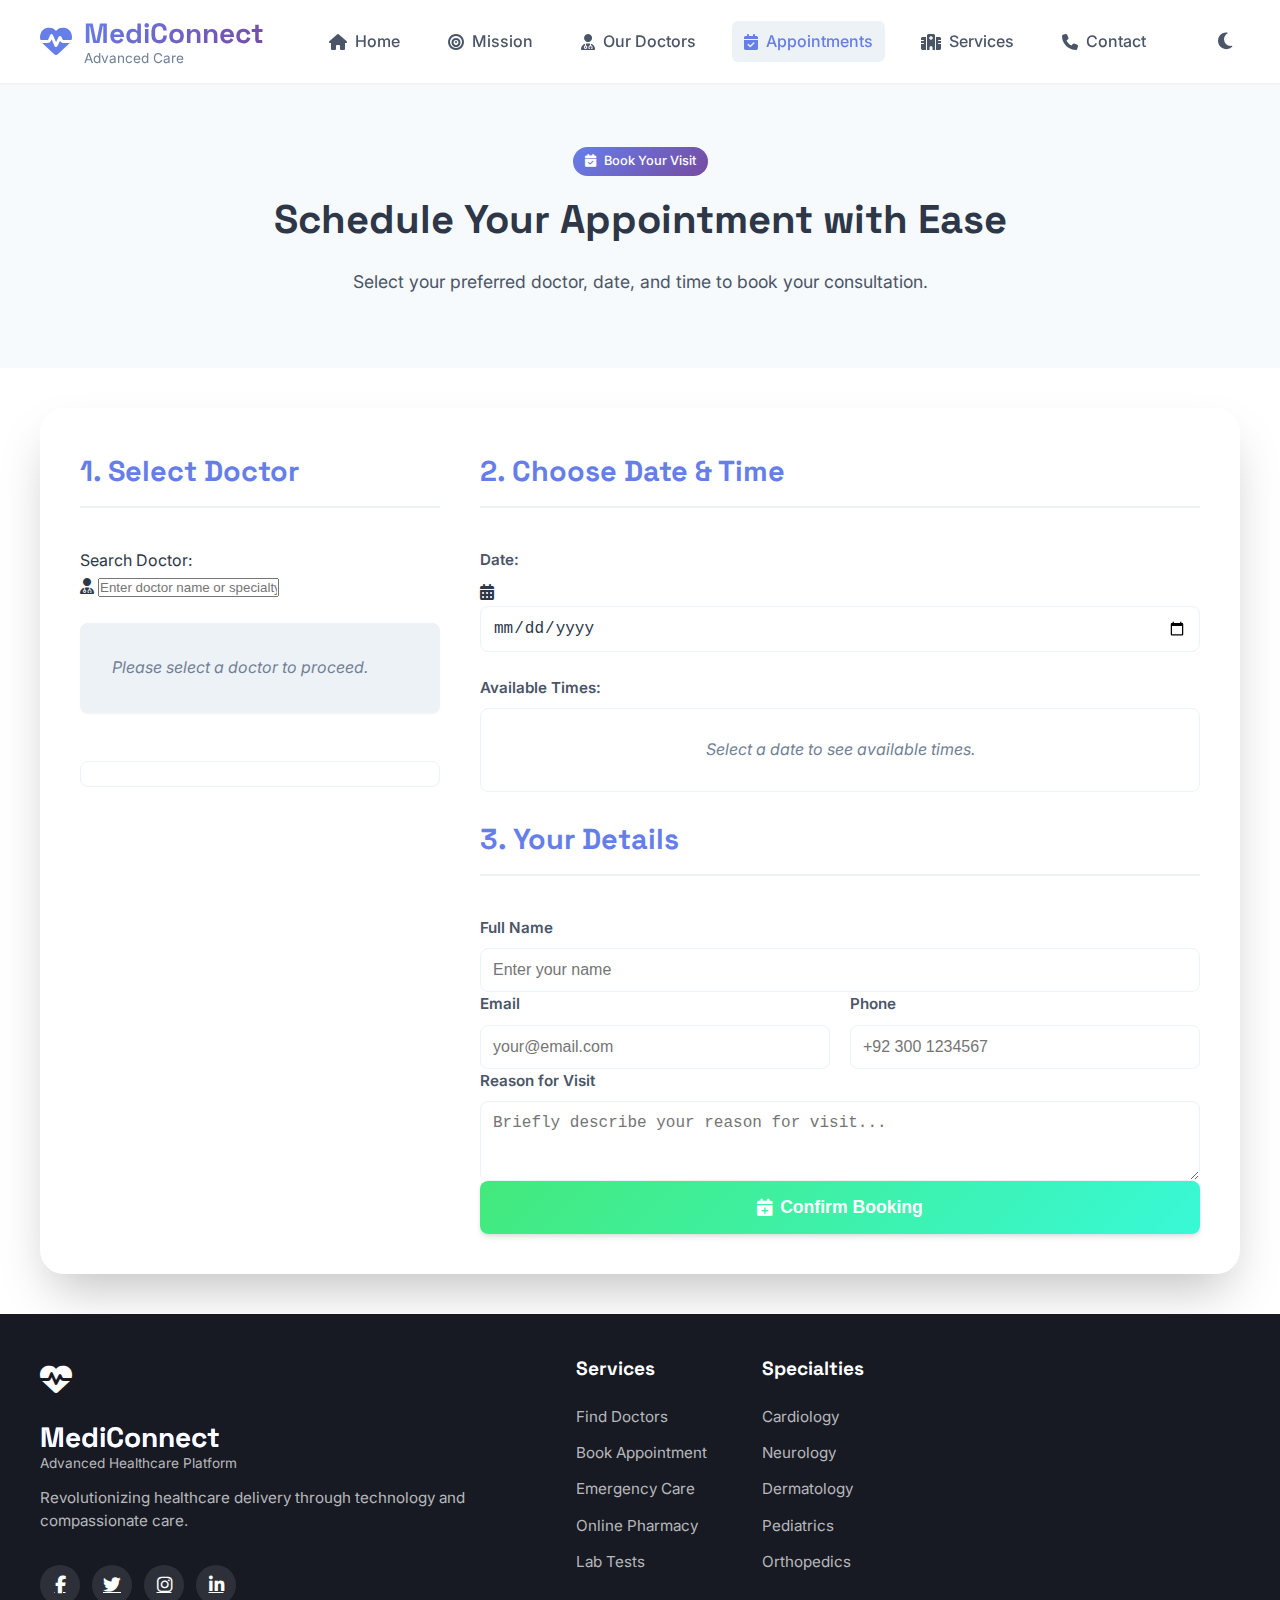
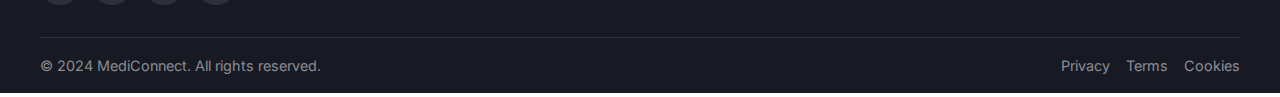
<file: appointments.html>
<!DOCTYPE html>
<html lang="en">
<head>
    <meta charset="UTF-8">
    <meta name="viewport" content="width=device-width, initial-scale=1.0">
    <title>MediConnect - Book Appointment</title>
    <link rel="stylesheet" href="style.css">
    <link rel="stylesheet" href="appointments.css">
    <link href="https://cdnjs.cloudflare.com/ajax/libs/font-awesome/6.5.0/css/all.min.css" rel="stylesheet">
    <link href="https://fonts.googleapis.com/css2?family=Inter:wght@300;400;500;600;700;800&family=Space+Grotesk:wght@400;500;600;700&display=swap" rel="stylesheet">
</head>
<body>
    <nav class="navbar" id="navbar">
        <div class="nav-container">
            <div class="nav-brand">
                <div class="brand-icon">
                    <div class="pulse-ring"></div>
                    <i class="fas fa-heartbeat"></i>
                </div>
                <div class="brand-text">
                    <span class="brand-name">MediConnect</span>
                    <span class="brand-tagline">Advanced Care</span>
                </div>
            </div>
            
            <ul class="nav-menu" id="navMenu">
                <li class="nav-item">
                    <a href="index.html" class="nav-link" data-section="home">
                        <i class="fas fa-home"></i>
                        <span>Home</span>
                    </a>
                </li>
                <li class="nav-item">
                    <a href="index.html#mission" class="nav-link" data-section="mission">
                        <i class="fas fa-bullseye"></i>
                        <span>Mission</span>
                    </a>
                </li>
                <li class="nav-item">
                    <a href="doctors.html" class="nav-link" data-section="doctors">
                        <i class="fas fa-user-md"></i>
                        <span>Our Doctors</span>
                    </a>
                </li>
                 <li class="nav-item">
                    <a href="appointments.html" class="nav-link active" data-section="appointments">
                        <i class="fas fa-calendar-check"></i>
                        <span>Appointments</span>
                    </a>
                </li>
                <li class="nav-item">
                    <a href="index.html#services" class="nav-link" data-section="services">
                        <i class="fas fa-hospital"></i>
                        <span>Services</span>
                    </a>
                </li>
                <li class="nav-item">
                    <a href="contact.html" class="nav-link" data-section="contact">
                        <i class="fas fa-phone"></i>
                        <span>Contact</span>
                    </a>
                </li>
            </ul>
            
            <div class="nav-actions">
                <button class="btn-icon" id="themeToggle">
                    <i class="fas fa-moon"></i>
                </button>
                </div>
            
            <div class="mobile-toggle" id="mobileToggle">
                <span></span>
                <span></span>
                <span></span>
            </div>
        </div>
    </nav>

    <main>
        <section class="appointment-hero">
            <div class="container">
                <div class="section-header">
                    <div class="section-badge">
                        <i class="fas fa-calendar-check"></i>
                        <span>Book Your Visit</span>
                    </div>
                    <h2>Schedule Your Appointment with Ease</h2>
                    <p>Select your preferred doctor, date, and time to book your consultation.</p>
                </div>
            </div>
        </section>

        <section class="appointment-form-section">
            <div class="container">
                <div class="appointment-card">
                    <div class="doctor-selection" id="doctorSelection">
                        <h3>1. Select Doctor</h3>
                        <div class="search-field">
                            <label for="doctorSearchInput">Search Doctor:</label>
                            <div class="input-wrapper">
                                <i class="fas fa-user-md"></i>
                                <input type="text" id="doctorSearchInput" placeholder="Enter doctor name or specialty">
                            </div>
                        </div>
                        <div class="selected-doctor-info" id="selectedDoctorInfo">
                            <p class="placeholder-text">Please select a doctor to proceed.</p>
                        </div>
                        <div class="doctor-list" id="doctorList">
                            </div>
                    </div>

                    <div class="appointment-details">
                        <h3>2. Choose Date & Time</h3>
                        <div class="form-group">
                            <label for="appointmentDate">Date:</label>
                            <div class="input-wrapper">
                                <i class="fas fa-calendar-alt"></i>
                                <input type="date" id="appointmentDate" required>
                            </div>
                        </div>
                        <div class="form-group">
                            <label for="appointmentTime">Available Times:</label>
                            <div class="time-slots-grid" id="timeSlotsGrid">
                                <p class="placeholder-text">Select a date to see available times.</p>
                            </div>
                        </div>

                        <h3>3. Your Details</h3>
                        <form class="appointment-form" id="appointmentForm">
                            <div class="form-group">
                                <label for="patientName">Full Name</label>
                                <input type="text" id="patientName" required placeholder="Enter your name">
                            </div>
                            <div class="form-row">
                                <div class="form-group">
                                    <label for="patientEmail">Email</label>
                                    <input type="email" id="patientEmail" required placeholder="your@email.com">
                                </div>
                                <div class="form-group">
                                    <label for="patientPhone">Phone</label>
                                    <input type="tel" id="patientPhone" required placeholder="+92 300 1234567">
                                </div>
                            </div>
                            <div class="form-group">
                                <label for="reason">Reason for Visit</label>
                                <textarea id="reason" required placeholder="Briefly describe your reason for visit..." rows="3"></textarea>
                            </div>
                            
                            <button type="submit" class="submit-btn" id="bookAppointmentBtn">
                                <i class="fas fa-calendar-plus"></i>
                                <span>Confirm Booking</span>
                            </button>
                        </form>
                    </div>
                </div>
            </div>
        </section>
    </main>

    <footer class="footer">
        <div class="container">
            <div class="footer-content">
                <div class="footer-brand">
                    <div class="brand-icon">
                        <i class="fas fa-heartbeat"></i>
                    </div>
                    <div class="brand-text">
                        <span class="brand-name">MediConnect</span>
                        <span class="brand-tagline">Advanced Healthcare Platform</span>
                    </div>
                    <p>Revolutionizing healthcare delivery through technology and compassionate care.</p>
                    
                    <div class="social-links">
                        <a href="#" class="social-link">
                            <i class="fab fa-facebook-f"></i>
                        </a>
                        <a href="#" class="social-link">
                            <i class="fab fa-twitter"></i>
                        </a>
                        <a href="#" class="social-link">
                            <i class="fab fa-instagram"></i>
                        </a>
                        <a href="#" class="social-link">
                            <i class="fab fa-linkedin-in"></i>
                        </a>
                    </div>
                </div>
                
                <div class="footer-links">
                    <div class="link-group">
                        <h4>Services</h4>
                        <a href="index.html#specialists">Find Doctors</a>
                        <a href="appointments.html">Book Appointment</a>
                        <a href="http://www.sindhhealth.gov.pk/" target="_blank">Emergency Care</a>
                        <a href="https://www.dvago.pk/" target="_blank">Online Pharmacy</a>
                        <a href="https://dressalab.com/" target="_blank">Lab Tests</a>
                    </div>
                    
                    <div class="link-group">
                        <h4>Specialties</h4>
                        <a href="doctors.html?specialty=Cardiology">Cardiology</a>
                        <a href="doctors.html?specialty=Neurology">Neurology</a>
                        <a href="doctors.html?specialty=Dermatology">Dermatology</a>
                        <a href="doctors.html?specialty=Pediatrics">Pediatrics</a>
                        <a href="doctors.html?specialty=Orthopedics">Orthopedics</a>
                    </div>
                    </div>
            </div>
            
            <div class="footer-bottom">
                <div class="footer-bottom-content">
                    <p>© 2024 MediConnect. All rights reserved.</p>
                    <div class="footer-bottom-links">
                        <a href="#">Privacy</a>
                        <a href="#">Terms</a>
                        <a href="#">Cookies</a>
                    </div>
                </div>
            </div>
        </div>
    </footer>

    <script src="common.js"></script>
    <script type="module" src="appointments.js"></script>
</body>
</html>
</file>
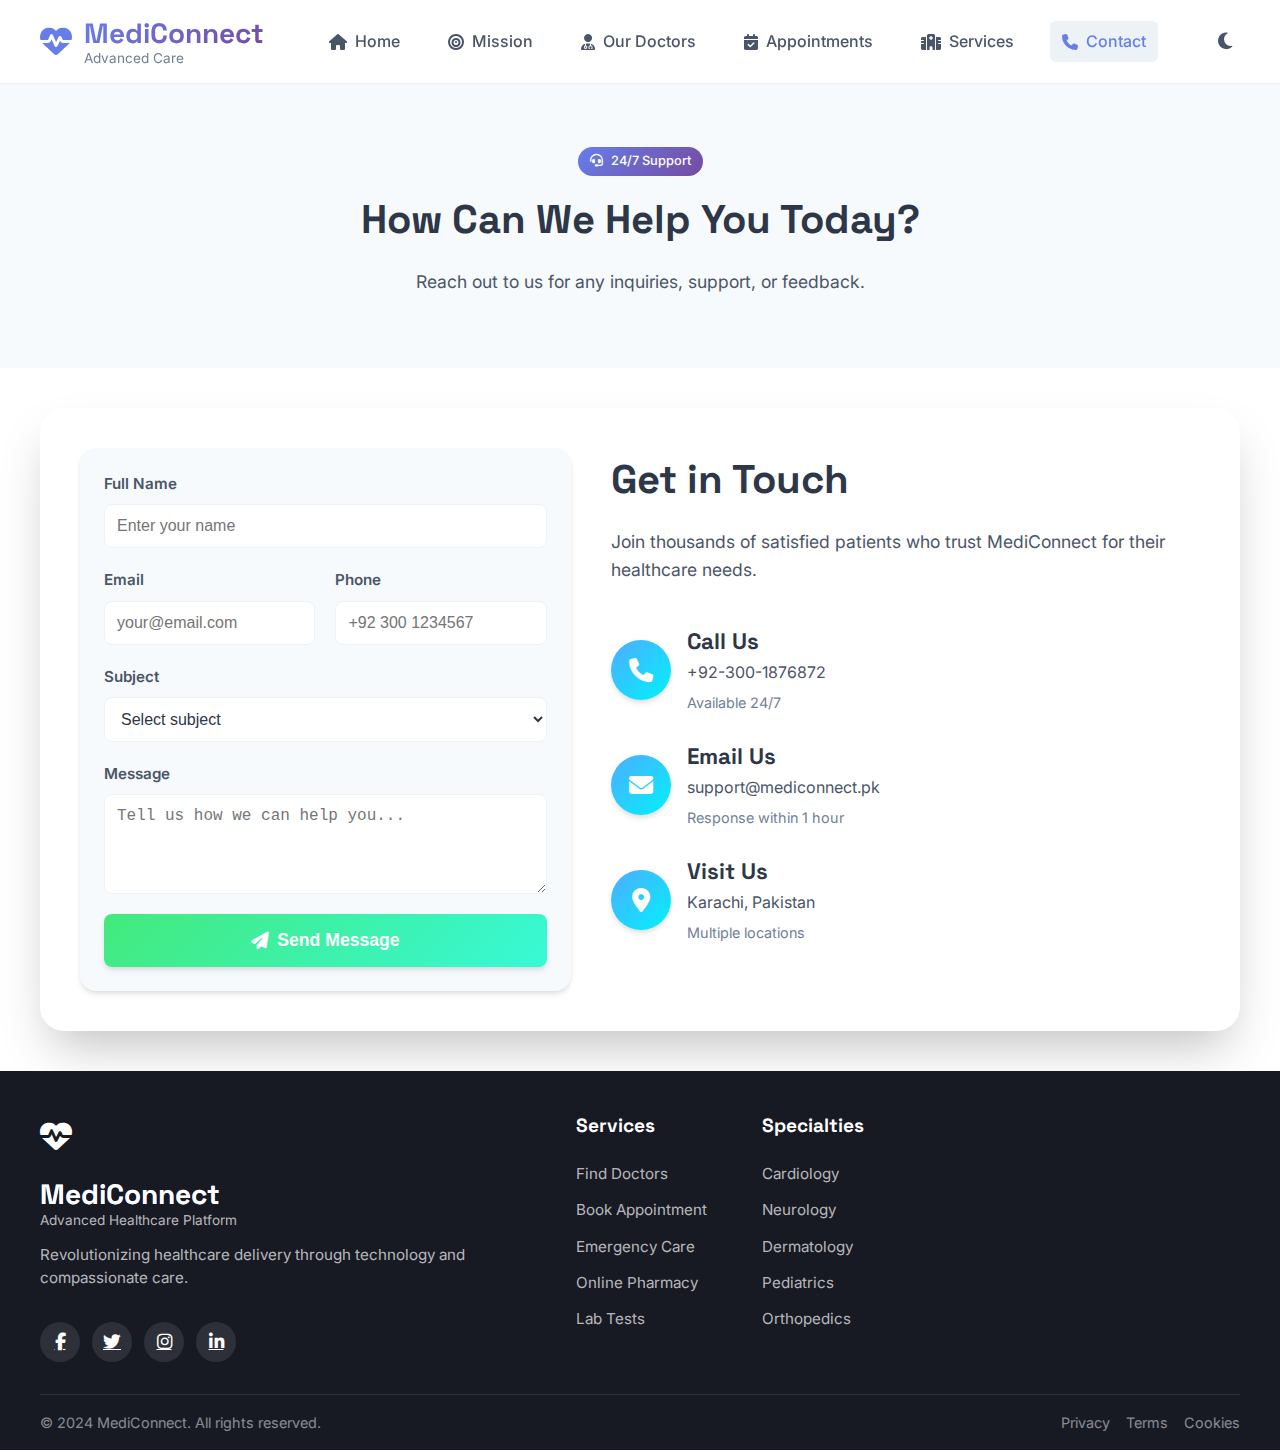
<file: contact.html>
<!DOCTYPE html>
<html lang="en">
<head>
    <meta charset="UTF-8">
    <meta name="viewport" content="width=device-width, initial-scale=1.0">
    <title>MediConnect - Contact Us</title>
    <link rel="stylesheet" href="style.css">
    <link rel="stylesheet" href="contact.css">
    <link href="https://cdnjs.cloudflare.com/ajax/libs/font-awesome/6.5.0/css/all.min.css" rel="stylesheet">
    <link href="https://fonts.googleapis.com/css2?family=Inter:wght@300;400;500;600;700;800&family=Space+Grotesk:wght@400;500;600;700&display=swap" rel="stylesheet">
</head>
<body>
    <nav class="navbar" id="navbar">
        <div class="nav-container">
            <div class="nav-brand">
                <div class="brand-icon">
                    <div class="pulse-ring"></div>
                    <i class="fas fa-heartbeat"></i>
                </div>
                <div class="brand-text">
                    <span class="brand-name">MediConnect</span>
                    <span class="brand-tagline">Advanced Care</span>
                </div>
            </div>
            
            <ul class="nav-menu" id="navMenu">
                <li class="nav-item">
                    <a href="index.html" class="nav-link" data-section="home">
                        <i class="fas fa-home"></i>
                        <span>Home</span>
                    </a>
                </li>
                <li class="nav-item">
                    <a href="index.html#mission" class="nav-link" data-section="mission">
                        <i class="fas fa-bullseye"></i>
                        <span>Mission</span>
                    </a>
                </li>
                <li class="nav-item">
                    <a href="doctors.html" class="nav-link" data-section="doctors">
                        <i class="fas fa-user-md"></i>
                        <span>Our Doctors</span>
                    </a>
                </li>
                <li class="nav-item">
                    <a href="appointments.html" class="nav-link" data-section="appointments">
                        <i class="fas fa-calendar-check"></i>
                        <span>Appointments</span>
                    </a>
                </li>
                <li class="nav-item">
                    <a href="index.html#services" class="nav-link" data-section="services">
                        <i class="fas fa-hospital"></i>
                        <span>Services</span>
                    </a>
                </li>
                <li class="nav-item">
                    <a href="contact.html" class="nav-link active" data-section="contact">
                        <i class="fas fa-phone"></i>
                        <span>Contact</span>
                    </a>
                </li>
            </ul>
            
            <div class="nav-actions">
                <button class="btn-icon" id="themeToggle">
                    <i class="fas fa-moon"></i>
                </button>
                </div>
            
            <div class="mobile-toggle" id="mobileToggle">
                <span></span>
                <span></span>
                <span></span>
            </div>
        </div>
    </nav>

    <main>
        <section class="contact-hero">
            <div class="container">
                <div class="section-header">
                    <div class="section-badge">
                        <i class="fas fa-headset"></i>
                        <span>24/7 Support</span>
                    </div>
                    <h2>How Can We Help You Today?</h2>
                    <p>Reach out to us for any inquiries, support, or feedback.</p>
                </div>
            </div>
        </section>

        <section class="contact-section">
            <div class="container">
                <div class="contact-content">
                    <div class="contact-info">
                        <h2>Get in Touch</h2>
                        <p>Join thousands of satisfied patients who trust MediConnect for their healthcare needs.</p>
                        
                        <div class="contact-methods">
                            <div class="contact-method">
                                <div class="method-icon">
                                    <i class="fas fa-phone"></i>
                                </div>
                                <div class="method-info">
                                    <h4>Call Us</h4>
                                    <p>+92-300-1876872</p>
                                    <span>Available 24/7</span>
                                </div>
                            </div>
                            
                            <div class="contact-method">
                                <div class="method-icon">
                                    <i class="fas fa-envelope"></i>
                                </div>
                                <div class="method-info">
                                    <h4>Email Us</h4>
                                    <p>support@mediconnect.pk</p>
                                    <span>Response within 1 hour</span>
                                </div>
                            </div>
                            
                            <div class="contact-method">
                                <div class="method-icon">
                                    <i class="fas fa-map-marker-alt"></i>
                                </div>
                                <div class="method-info">
                                    <h4>Visit Us</h4>
                                    <p>Karachi, Pakistan</p>
                                    <span>Multiple locations</span>
                                </div>
                            </div>
                        </div>
                    </div>
                    
                    <div class="contact-form-wrapper">
                        <form class="contact-form" id="contactForm">
                            <div class="form-group">
                                <label>Full Name</label>
                                <input type="text" required placeholder="Enter your name">
                            </div>
                            
                            <div class="form-row">
                                <div class="form-group">
                                    <label>Email</label>
                                    <input type="email" required placeholder="your@email.com">
                                </div>
                                <div class="form-group">
                                    <label>Phone</label>
                                    <input type="tel" required placeholder="+92 300 1234567">
                                </div>
                            </div>
                            
                            <div class="form-group">
                                <label>Subject</label>
                                <select required>
                                    <option value="">Select subject</option>
                                    <option value="general">General Inquiry</option>
                                    <option value="appointment">Appointment</option>
                                    <option value="emergency">Emergency</option>
                                    <option value="support">Technical Support</option>
                                </select>
                            </div>
                            
                            <div class="form-group">
                                <label>Message</label>
                                <textarea required placeholder="Tell us how we can help you..." rows="4"></textarea>
                            </div>
                            
                            <button type="submit" class="submit-btn">
                                <i class="fas fa-paper-plane"></i>
                                <span>Send Message</span>
                            </button>
                        </form>
                    </div>
                </div>
            </div>
        </section>
    </main>

    <footer class="footer">
        <div class="container">
            <div class="footer-content">
                <div class="footer-brand">
                    <div class="brand-icon">
                        <i class="fas fa-heartbeat"></i>
                    </div>
                    <div class="brand-text">
                        <span class="brand-name">MediConnect</span>
                        <span class="brand-tagline">Advanced Healthcare Platform</span>
                    </div>
                    <p>Revolutionizing healthcare delivery through technology and compassionate care.</p>
                    
                    <div class="social-links">
                        <a href="#" class="social-link">
                            <i class="fab fa-facebook-f"></i>
                        </a>
                        <a href="#" class="social-link">
                            <i class="fab fa-twitter"></i>
                        </a>
                        <a href="#" class="social-link">
                            <i class="fab fa-instagram"></i>
                        </a>
                        <a href="#" class="social-link">
                            <i class="fab fa-linkedin-in"></i>
                        </a>
                    </div>
                </div>
                
                <div class="footer-links">
                    <div class="link-group">
                        <h4>Services</h4>
                        <a href="index.html#specialists">Find Doctors</a>
                        <a href="appointments.html">Book Appointment</a>
                        <a href="http://www.sindhhealth.gov.pk/" target="_blank">Emergency Care</a>
                        <a href="https://www.dvago.pk/" target="_blank">Online Pharmacy</a>
                        <a href="https://dressalab.com/" target="_blank">Lab Tests</a>
                    </div>
                    
                    <div class="link-group">
                        <h4>Specialties</h4>
                        <a href="doctors.html?specialty=Cardiology">Cardiology</a>
                        <a href="doctors.html?specialty=Neurology">Neurology</a>
                        <a href="doctors.html?specialty=Dermatology">Dermatology</a>
                        <a href="doctors.html?specialty=Pediatrics">Pediatrics</a>
                        <a href="doctors.html?specialty=Orthopedics">Orthopedics</a>
                    </div>
                    </div>
            </div>
            
            <div class="footer-bottom">
                <div class="footer-bottom-content">
                    <p>© 2024 MediConnect. All rights reserved.</p>
                    <div class="footer-bottom-links">
                        <a href="#">Privacy</a>
                        <a href="#">Terms</a>
                        <a href="#">Cookies</a>
                    </div>
                </div>
            </div>
        </div>
    </footer>

    <script src="common.js"></script>
    <script src="contact.js"></script>
</body>
</html>
</file>
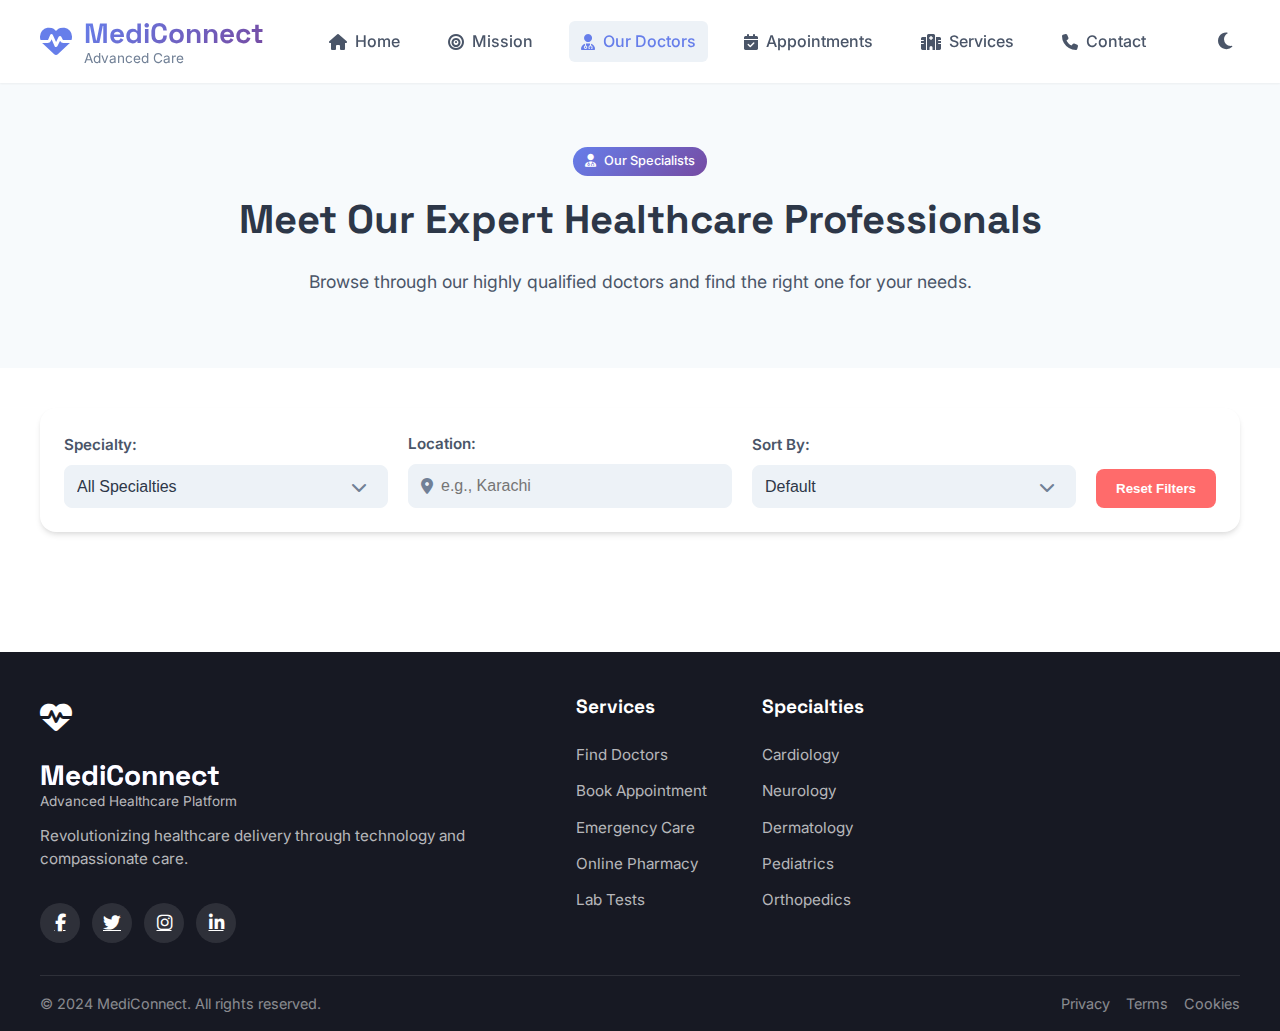
<file: doctors.html>
<!DOCTYPE html>
<html lang="en">
<head>
    <meta charset="UTF-8">
    <meta name="viewport" content="width=device-width, initial-scale=1.0">
    <title>MediConnect - Our Doctors</title>
    <link rel="stylesheet" href="style.css">
    <link rel="stylesheet" href="doctors.css">
    <link href="https://cdnjs.cloudflare.com/ajax/libs/font-awesome/6.5.0/css/all.min.css" rel="stylesheet">
    <link href="https://fonts.googleapis.com/css2?family=Inter:wght@300;400;500;600;700;800&family=Space+Grotesk:wght@400;500;600;700&display=swap" rel="stylesheet">
</head>
<body>
    <nav class="navbar" id="navbar">
        <div class="nav-container">
            <div class="nav-brand">
                <div class="brand-icon">
                    <div class="pulse-ring"></div>
                    <i class="fas fa-heartbeat"></i>
                </div>
                <div class="brand-text">
                    <span class="brand-name">MediConnect</span>
                    <span class="brand-tagline">Advanced Care</span>
                </div>
            </div>
            
            <ul class="nav-menu" id="navMenu">
                <li class="nav-item">
                    <a href="index.html" class="nav-link" data-section="home">
                        <i class="fas fa-home"></i>
                        <span>Home</span>
                    </a>
                </li>
                <li class="nav-item">
                    <a href="index.html#mission" class="nav-link" data-section="mission">
                        <i class="fas fa-bullseye"></i>
                        <span>Mission</span>
                    </a>
                </li>
                <li class="nav-item">
                    <a href="doctors.html" class="nav-link active" data-section="doctors">
                        <i class="fas fa-user-md"></i>
                        <span>Our Doctors</span>
                    </a>
                </li>
                <li class="nav-item">
                    <a href="appointments.html" class="nav-link" data-section="appointments">
                        <i class="fas fa-calendar-check"></i>
                        <span>Appointments</span>
                    </a>
                </li>
                <li class="nav-item">
                    <a href="index.html#services" class="nav-link" data-section="services">
                        <i class="fas fa-hospital"></i>
                        <span>Services</span>
                    </a>
                </li>
                <li class="nav-item">
                    <a href="contact.html" class="nav-link" data-section="contact">
                        <i class="fas fa-phone"></i>
                        <span>Contact</span>
                    </a>
                </li>
            </ul>
            
            <div class="nav-actions">
                <button class="btn-icon" id="themeToggle">
                    <i class="fas fa-moon"></i>
                </button>
                </div>
            
            <div class="mobile-toggle" id="mobileToggle">
                <span></span>
                <span></span>
                <span></span>
            </div>
        </div>
    </nav>

    <main>
        <section class="doctors-page-hero">
            <div class="container">
                <div class="section-header">
                    <div class="section-badge">
                        <i class="fas fa-user-md"></i>
                        <span>Our Specialists</span>
                    </div>
                    <h2>Meet Our Expert Healthcare Professionals</h2>
                    <p>Browse through our highly qualified doctors and find the right one for your needs.</p>
                </div>
            </div>
        </section>

        <section class="doctors-listing">
            <div class="container">
                <div class="doctors-filters-sort">
                    <div class="filter-group">
                        <label for="filterSpecialty">Specialty:</label>
                        <div class="select-wrapper">
                            <select id="filterSpecialty">
                                <option value="all">All Specialties</option>
                                <option value="Cardiology">Cardiology</option>
                                <option value="Dermatology">Dermatology</option>
                                <option value="Gastroenterologist">Gastroenterologist</option>
                                <option value="Gynecology">Gynecology</option>
                                <option value="Neurology">Neurology</option>
                                <option value="Orthopedic Surgeon">Orthopedic Surgeon</option>
                                <option value="Pediatrics">Pediatrics</option>
                                <option value="Dentistry">Dentistry</option>
                            </select>
                            <i class="fas fa-chevron-down"></i>
                        </div>
                    </div>
                    <div class="filter-group">
                        <label for="filterLocation">Location:</label>
                        <div class="input-wrapper">
                            <i class="fas fa-map-marker-alt"></i>
                            <input type="text" id="filterLocation" placeholder="e.g., Karachi">
                        </div>
                    </div>
                    <div class="filter-group">
                        <label for="sortOrder">Sort By:</label>
                        <div class="select-wrapper">
                            <select id="sortOrder">
                                <option value="default">Default</option>
                                <option value="rating-desc">Rating (High to Low)</option>
                                <option value="experience-desc">Experience (High to Low)</option>
                                <option value="name-asc">Name (A-Z)</option>
                            </select>
                            <i class="fas fa-chevron-down"></i>
                        </div>
                    </div>
                    <button class="btn-primary reset-filters-btn" id="resetFilters">Reset Filters</button>
                </div>

                <div class="specialists-grid" id="specialistsGrid">
                    </div>
                <p id="noDoctorsMessage" class="no-results-message hidden">No doctors found matching your criteria. Please adjust your filters.</p>
            </div>
        </section>
    </main>

    <footer class="footer">
        <div class="container">
            <div class="footer-content">
                <div class="footer-brand">
                    <div class="brand-icon">
                        <i class="fas fa-heartbeat"></i>
                    </div>
                    <div class="brand-text">
                        <span class="brand-name">MediConnect</span>
                        <span class="brand-tagline">Advanced Healthcare Platform</span>
                    </div>
                    <p>Revolutionizing healthcare delivery through technology and compassionate care.</p>
                    
                    <div class="social-links">
                        <a href="#" class="social-link">
                            <i class="fab fa-facebook-f"></i>
                        </a>
                        <a href="#" class="social-link">
                            <i class="fab fa-twitter"></i>
                        </a>
                        <a href="#" class="social-link">
                            <i class="fab fa-instagram"></i>
                        </a>
                        <a href="#" class="social-link">
                            <i class="fab fa-linkedin-in"></i>
                        </a>
                    </div>
                </div>
                
                <div class="footer-links">
                    <div class="link-group">
                        <h4>Services</h4>
                        <a href="index.html#specialists">Find Doctors</a>
                        <a href="appointments.html">Book Appointment</a>
                        <a href="http://www.sindhhealth.gov.pk/" target="_blank">Emergency Care</a>
                        <a href="https://www.dvago.pk/" target="_blank">Online Pharmacy</a>
                        <a href="https://dressalab.com/" target="_blank">Lab Tests</a>
                    </div>
                    
                    <div class="link-group">
                        <h4>Specialties</h4>
                        <a href="doctors.html?specialty=Cardiology">Cardiology</a>
                        <a href="doctors.html?specialty=Neurology">Neurology</a>
                        <a href="doctors.html?specialty=Dermatology">Dermatology</a>
                        <a href="doctors.html?specialty=Pediatrics">Pediatrics</a>
                        <a href="doctors.html?specialty=Orthopedics">Orthopedics</a>
                    </div>
                    </div>
            </div>
            
            <div class="footer-bottom">
                <div class="footer-bottom-content">
                    <p>© 2024 MediConnect. All rights reserved.</p>
                    <div class="footer-bottom-links">
                        <a href="#">Privacy</a>
                        <a href="#">Terms</a>
                        <a href="#">Cookies</a>
                    </div>
                </div>
            </div>
        </div>
    </footer>

    <script src="common.js"></script>
    <script type="module" src="doctors.js"></script>
</body>
</html>
</file>
<file: style.css>
/* MediConnect - Revolutionary Healthcare Platform Styles */

/* CSS Custom Properties */
:root {
    /* Color Palette - Medical Innovation Theme */
    --primary-gradient: linear-gradient(135deg, #667eea 0%, #764ba2 100%);
    --secondary-gradient: linear-gradient(135deg, #f093fb 0%, #f5576c 100%);
    --accent-gradient: linear-gradient(135deg, #4facfe 0%, #00f2fe 100%);
    --success-gradient: linear-gradient(135deg, #43e97b 0%, #38f9d7 100%);
    --warning-gradient: linear-gradient(135deg, #fa709a 0%, #fee140 100%);
    
    --primary-color: #667eea;
    --secondary-color: #f5576c;
    --accent-color: #00f2fe;
    --success-color: #43e97b;
    --warning-color: #fa709a;
    --error-color: #ff6b6b;
    
    --text-primary: #2d3748;
    --text-secondary: #4a5568;
    --text-muted: #718096;
    --text-light: #a0aec0;
    
    --bg-primary: #ffffff;
    --bg-secondary: #f7fafc;
    --bg-tertiary: #edf2f7;
    --bg-dark: #1a202c;
    --bg-darker: #171923;
    
    /* Typography */
    --font-primary: 'Inter', -apple-system, BlinkMacSystemFont, sans-serif;
    --font-secondary: 'Space Grotesk', monospace;
    
    /* Spacing Scale */
    --space-1: 0.25rem;
    --space-2: 0.5rem;
    --space-3: 0.75rem;
    --space-4: 1rem;
    --space-5: 1.25rem;
    --space-6: 1.5rem;
    --space-8: 2rem;
    --space-10: 2.5rem;
    --space-12: 3rem;
    --space-16: 4rem;
    --space-20: 5rem;
    
    /* Border Radius */
    --radius-sm: 0.375rem;
    --radius-md: 0.5rem;
    --radius-lg: 0.75rem;
    --radius-xl: 1rem;
    --radius-2xl: 1.5rem;
    --radius-full: 9999px;
    
    /* Shadows */
    --shadow-sm: 0 1px 2px 0 rgba(0, 0, 0, 0.05);
    --shadow-md: 0 4px 6px -1px rgba(0, 0, 0, 0.1), 0 2px 4px -1px rgba(0, 0, 0, 0.06);
    --shadow-lg: 0 10px 15px -3px rgba(0, 0, 0, 0.1), 0 4px 6px -2px rgba(0, 0, 0, 0.05);
    --shadow-xl: 0 20px 25px -5px rgba(0, 0, 0, 0.1), 0 10px 10px -5px rgba(0, 0, 0, 0.04);
    --shadow-2xl: 0 25px 50px -12px rgba(0, 0, 0, 0.25);
    --shadow-glow: 0 0 20px rgba(102, 126, 234, 0.4);
    
    /* Transitions */
    --transition-fast: all 0.15s ease;
    --transition-normal: all 0.3s ease;
    --transition-slow: all 0.5s ease;
    --transition-bounce: all 0.3s cubic-bezier(0.68, -0.55, 0.265, 1.55);
}

/* Dark Theme Variables */
[data-theme="dark"] {
    --text-primary: #f7fafc;
    --text-secondary: #e2e8f0;
    --text-muted: #a0aec0;
    --text-light: #718096;
    
    --bg-primary: #1a202c;
    --bg-secondary: #2d3748;
    --bg-tertiary: #4a5568;
}

/* Reset and Base Styles */
*,
*::before,
*::after {
    box-sizing: border-box;
    margin: 0;
    padding: 0;
}

html {
    scroll-behavior: smooth;
    font-size: 16px;
}

body {
    font-family: var(--font-primary);
    line-height: 1.6;
    color: var(--text-primary);
    background: var(--bg-primary);
    overflow-x: hidden;
    transition: var(--transition-normal);
}

/* Smooth scrollbar */
::-webkit-scrollbar {
    width: 8px;
}

::-webkit-scrollbar-track {
    background: var(--bg-tertiary);
}

::-webkit-scrollbar-thumb {
    background: var(--primary-gradient);
    border-radius: var(--radius-full);
}

::-webkit-scrollbar-thumb:hover {
    background: var(--secondary-gradient);
}

/* Floating Action Button - Removed from HTML, so these CSS rules are no longer needed */
/* The entire .floating-actions block has been removed */

/* Navbar */
.navbar {
    background: var(--bg-primary);
    padding: var(--space-4) var(--space-8);
    box-shadow: var(--shadow-sm);
    position: sticky;
    top: 0;
    left: 0;
    width: 100%;
    z-index: 500;
    transition: var(--transition-normal);
}

.nav-container {
    display: flex;
    justify-content: space-between;
    align-items: center;
    max-width: 1200px;
    margin: 0 auto;
}

.nav-brand {
    display: flex;
    align-items: center;
    gap: var(--space-3);
}

.brand-icon {
    position: relative;
    font-size: 2rem;
    color: var(--primary-color);
}

.brand-icon .fa-heartbeat {
    animation: heartbeat 1.5s infinite ease-in-out;
}

@keyframes heartbeat {
    0%, 100% {
        transform: scale(1);
    }
    50% {
        transform: scale(1.1);
    }
}

.pulse-ring {
    position: absolute;
    top: 50%;
    left: 50%;
    transform: translate(-50%, -50%);
    width: 0;
    height: 0;
    border: 2px solid var(--primary-color);
    border-radius: var(--radius-full);
    opacity: 0;
    animation: pulse 1.5s infinite ease-out;
}


.brand-text {
    display: flex;
    flex-direction: column;
    line-height: 1.2;
}

.brand-name {
    font-family: var(--font-secondary);
    font-size: 1.75rem;
    font-weight: 700;
    color: var(--text-primary);
    background: var(--primary-gradient);
    -webkit-background-clip: text;
    -webkit-text-fill-color: transparent;
}

.brand-tagline {
    font-size: 0.85rem;
    color: var(--text-muted);
}

.nav-menu {
    display: flex;
    list-style: none;
    gap: var(--space-6);
}

.nav-item .nav-link {
    text-decoration: none;
    color: var(--text-secondary);
    font-weight: 500;
    padding: var(--space-2) var(--space-3);
    border-radius: var(--radius-sm);
    transition: var(--transition-fast);
    display: flex;
    align-items: center;
    gap: var(--space-2);
}

.nav-item .nav-link:hover,
.nav-item .nav-link.active {
    background: var(--bg-tertiary);
    color: var(--primary-color);
}

.nav-actions {
    display: flex;
    align-items: center;
    gap: var(--space-4);
}

.btn-icon {
    background: none;
    border: none;
    font-size: 1.2rem;
    color: var(--text-secondary);
    cursor: pointer;
    padding: var(--space-2);
    border-radius: var(--radius-full);
    transition: var(--transition-fast);
}

.btn-icon:hover {
    background: var(--bg-tertiary);
    color: var(--primary-color);
}

/* Removed specific styling for .btn-primary in navbar as it's removed */

.mobile-toggle {
    display: none;
    flex-direction: column;
    gap: 5px;
    cursor: pointer;
}

.mobile-toggle span {
    width: 25px;
    height: 3px;
    background: var(--text-primary);
    border-radius: var(--radius-full);
    transition: var(--transition-fast);
}

/* Hero Section */
.hero {
    position: relative;
    background: var(--bg-secondary);
    min-height: 80vh;
    display: flex;
    align-items: center;
    overflow: hidden;
    padding: var(--space-16) var(--space-8);
}

.hero-background {
    position: absolute;
    top: 0;
    left: 0;
    width: 100%;
    height: 100%;
    overflow: hidden;
    opacity: 0.1;
}

.floating-shapes {
    position: absolute;
    width: 100%;
    height: 100%;
}

.shape {
    position: absolute;
    background: var(--primary-color);
    border-radius: var(--radius-full);
    opacity: 0.3;
    animation: float 15s infinite ease-in-out alternate;
}

.shape-1 {
    width: 150px;
    height: 150px;
    top: 10%;
    left: 5%;
    animation-delay: 0s;
}

.shape-2 {
    width: 100px;
    height: 100px;
    bottom: 20%;
    right: 15%;
    animation-delay: 5s;
    background: var(--secondary-color);
}

.shape-3 {
    width: 70px;
    height: 70px;
    top: 30%;
    right: 5%;
    animation-delay: 10s;
    background: var(--accent-color);
}

.shape-4 {
    width: 200px;
    height: 200px;
    bottom: 5%;
    left: 10%;
    animation-delay: 2s;
    background: var(--primary-color);
}

@keyframes float {
    0% {
        transform: translateY(0) rotate(0deg);
    }
    50% {
        transform: translateY(-20px) rotate(10deg);
    }
    100% {
        transform: translateY(0) rotate(0deg);
    }
}

.hero-container {
    max-width: 1200px;
    margin: 0 auto;
    display: flex;
    align-items: center;
    gap: var(--space-10);
    position: relative;
    z-index: 1;
}

.hero-content {
    flex: 1;
    display: flex;
    flex-direction: column;
    gap: var(--space-5);
}

.hero-badge {
    display: inline-flex;
    align-items: center;
    gap: var(--space-2);
    background: var(--success-gradient);
    color: white;
    padding: var(--space-2) var(--space-4);
    border-radius: var(--radius-full);
    font-size: 0.9rem;
    font-weight: 500;
    width: fit-content;
    box-shadow: var(--shadow-sm);
}

.hero-title {
    font-family: var(--font-secondary);
    font-size: 3.5rem;
    font-weight: 800;
    line-height: 1.2;
    color: var(--text-primary);
}

.title-highlight {
    background: var(--primary-gradient);
    -webkit-background-clip: text;
    -webkit-text-fill-color: transparent;
}

.typing-text {
    color: var(--secondary-color);
    border-right: 2px solid var(--secondary-color);
    white-space: nowrap;
    overflow: hidden;
    animation: typing 3s steps(20, end) infinite alternate, blink-caret 0.75s step-end infinite;
}

@keyframes typing {
    from {
        width: 0;
    }
    to {
        width: 100%;
    }
}

@keyframes blink-caret {
    from, to {
        border-color: transparent;
    }
    50% {
        border-color: var(--secondary-color);
    }
}

.hero-description {
    font-size: 1.1rem;
    color: var(--text-secondary);
    max-width: 600px;
}

.hero-stats {
    display: flex;
    gap: var(--space-8);
    margin-top: var(--space-4);
}

.stat-item {
    text-align: center;
}

.stat-number {
    font-family: var(--font-secondary);
    font-size: 2.5rem;
    font-weight: 700;
    color: var(--primary-color);
    margin-bottom: var(--space-1);
}

.stat-label {
    font-size: 0.9rem;
    color: var(--text-muted);
}

.hero-actions {
    display: flex;
    gap: var(--space-4);
    margin-top: var(--space-4);
}

.btn-hero-primary {
    background: var(--primary-gradient);
    color: white;
    padding: var(--space-4) var(--space-8);
    border-radius: var(--radius-lg);
    border: none;
    cursor: pointer;
    font-size: 1.1rem;
    font-weight: 600;
    display: flex;
    align-items: center;
    gap: var(--space-3);
    box-shadow: var(--shadow-xl);
    transition: var(--transition-bounce);
    position: relative;
    overflow: hidden;
    text-decoration: none; /* For the new <a> tag */
}

.btn-hero-primary:hover {
    transform: translateY(-3px) scale(1.02);
    box-shadow: var(--shadow-glow);
}

.btn-glow {
    position: absolute;
    top: 50%;
    left: 50%;
    width: 0;
    height: 0;
    background: rgba(255, 255, 255, 0.3);
    border-radius: var(--radius-full);
    transform: translate(-50%, -50%);
    opacity: 0;
    transition: width 0.6s ease, height 0.6s ease, opacity 0.6s ease;
}

.btn-hero-primary:hover .btn-glow {
    width: 200%;
    height: 200%;
    opacity: 1;
}

.btn-hero-secondary {
    background: var(--bg-primary);
    color: var(--text-primary);
    padding: var(--space-4) var(--space-8);
    border-radius: var(--radius-lg);
    border: 2px solid var(--bg-tertiary);
    cursor: pointer;
    font-size: 1.1rem;
    font-weight: 600;
    display: flex;
    align-items: center;
    gap: var(--space-3);
    box-shadow: var(--shadow-md);
    transition: var(--transition-normal);
}

.btn-hero-secondary:hover {
    border-color: var(--primary-color);
    color: var(--primary-color);
    transform: translateY(-2px);
    box-shadow: var(--shadow-lg);
}

.play-icon {
    width: 40px;
    height: 40px;
    border-radius: var(--radius-full);
    background: var(--accent-gradient);
    color: white;
    display: flex;
    align-items: center;
    justify-content: center;
    box-shadow: var(--shadow-md);
}

.hero-visual {
    flex: 1;
    display: flex;
    justify-content: center;
    align-items: center;
    position: relative; /* Keep relative for potential absolute children */
}

/* New/Updated styling for the main hero icon */
.hero-visual .brand-icon.hero-main-icon {
    font-size: 8rem; /* Make the icon much larger */
    color: var(--primary-color);
    position: relative; /* For pulse-ring positioning */
    display: flex;
    align-items: center;
    justify-content: center;
    width: 250px; /* Define a fixed size for the container */
    height: 250px;
    border-radius: var(--radius-2xl); /* Rounded square background */
    background: linear-gradient(135deg, var(--primary-color) 0%, var(--accent-color) 100%); /* Eye-catching background */
    box-shadow: var(--shadow-2xl); /* Prominent shadow */
    animation: rotate3D 10s infinite linear, float 8s infinite ease-in-out alternate; /* Combined animations */
    transform-style: preserve-3d; /* Enable 3D rotation */
}

/* Ensure the heart icon inside is white and positioned correctly */
.hero-visual .brand-icon.hero-main-icon .fa-heartbeat {
    color: white; /* White heart on gradient background */
    position: relative; /* Ensure it's above pulse ring */
    z-index: 1;
    animation: heartbeat 1.5s infinite ease-in-out; /* Keep the heartbeat animation */
}

/* Ensure pulse ring respects its new parent */
.hero-visual .brand-icon.hero-main-icon .pulse-ring {
    border-color: white; /* White pulse for contrast */
    animation: pulse 1.5s infinite ease-out; /* Keep pulse animation */
}


/* Animations (already defined, just ensuring they are applied to the right element) */
@keyframes rotate3D {
    0% { transform: rotateY(0deg) rotateX(0deg); }
    100% { transform: rotateY(360deg) rotateX(360deg); }
}

@keyframes float {
    0% { transform: translateY(0); }
    50% { transform: translateY(-15px); }
    100% { transform: translateY(0); }
}

/* No longer needed styles for the old complex visual container structure */
/*
.visual-container { ... }
.doctor-card, .appointment-popup, .health-metrics { ... }
etc.
*/


.scroll-indicator {
    position: absolute;
    bottom: var(--space-8);
    left: 50%;
    transform: translateX(-50%);
    display: flex;
    flex-direction: column;
    align-items: center;
    color: var(--text-light);
}

.scroll-arrow {
    animation: bounce 2s infinite;
}

@keyframes bounce {
    0%, 20%, 50%, 80%, 100% {
        transform: translateY(0);
    }
    40% {
        transform: translateY(-10px);
    }
    60% {
        transform: translateY(-5px);
    }
}

/* General Section Styles */
section {
    padding: var(--space-16) var(--space-8);
    background: var(--bg-primary);
    transition: var(--transition-normal);
}

.container {
    max-width: 1200px;
    margin: 0 auto;
}

.section-header {
    text-align: center;
    margin-bottom: var(--space-10);
}

.section-badge {
    display: inline-flex;
    align-items: center;
    gap: var(--space-2);
    background: var(--primary-gradient);
    color: white;
    padding: var(--space-1) var(--space-3);
    border-radius: var(--radius-full);
    font-size: 0.8rem;
    font-weight: 500;
    margin-bottom: var(--space-3);
}

.section-header h2 {
    font-family: var(--font-secondary);
    font-size: 2.5rem;
    font-weight: 700;
    color: var(--text-primary);
    margin-bottom: var(--space-4);
}

.section-header p {
    font-size: 1.1rem;
    color: var(--text-secondary);
    max-width: 700px;
    margin: 0 auto;
}

/* Mission Section Styles */
.mission-section {
    background: var(--bg-secondary); /* A slightly different background to distinguish it */
    padding: var(--space-16) var(--space-8);
    text-align: center;
}

.mission-points {
    display: grid;
    grid-template-columns: repeat(auto-fit, minmax(280px, 1fr));
    gap: var(--space-8);
    margin-top: var(--space-10);
}

.mission-point {
    background: var(--bg-primary);
    padding: var(--space-6);
    border-radius: var(--radius-xl);
    box-shadow: var(--shadow-md);
    display: flex;
    flex-direction: column;
    align-items: center;
    gap: var(--space-3);
    transition: var(--transition-normal);
}

.mission-point:hover {
    transform: translateY(-5px);
    box-shadow: var(--shadow-lg);
}

.mission-point i {
    font-size: 2.5rem;
    color: var(--primary-color);
}

.mission-point h3 {
    font-family: var(--font-secondary);
    font-size: 1.6rem;
    color: var(--text-primary);
    margin-bottom: var(--space-1);
}

.mission-point p {
    font-size: 1rem;
    color: var(--text-secondary);
    line-height: 1.5;
}


/* Specialists Showcase (Now directly on homepage) */
.specialists-grid {
    display: grid;
    grid-template-columns: repeat(auto-fit, minmax(280px, 1fr));
    gap: var(--space-6);
    margin-bottom: var(--space-10);
}

.specialist-card {
    background: var(--bg-primary);
    border-radius: var(--radius-xl);
    box-shadow: var(--shadow-md);
    padding: var(--space-6);
    display: flex;
    flex-direction: column;
    align-items: center;
    text-align: center;
    gap: var(--space-3);
    transition: var(--transition-normal);
    border: 1px solid transparent;
}

.specialist-card:hover {
    transform: translateY(-5px) scale(1.02);
    box-shadow: var(--shadow-lg);
    border: 1px solid var(--primary-color);
}

.specialist-card .avatar {
    width: 120px;
    height: 120px;
    border-radius: var(--radius-full);
    overflow: hidden;
    border: 4px solid var(--primary-color);
    box-shadow: var(--shadow-md);
}

.specialist-card .avatar img {
    width: 100%;
    height: 100%;
    object-fit: cover;
}

.specialist-card h3 {
    font-family: var(--font-secondary);
    font-size: 1.5rem;
    color: var(--text-primary);
    margin-bottom: var(--space-1);
}

.specialist-card p {
    font-size: 1rem;
    color: var(--primary-color);
    font-weight: 500;
}

.specialist-card .info {
    display: flex;
    gap: var(--space-4);
    margin-top: var(--space-2);
    font-size: 0.9rem;
    color: var(--text-muted);
}

.specialist-card .info span {
    display: flex;
    align-items: center;
    gap: var(--space-1);
}

.specialist-card .rating {
    font-size: 1.1rem;
    margin-top: var(--space-3);
    color: var(--warning-color);
}

.specialist-card .btn-book {
    background: var(--primary-gradient);
    color: white;
    padding: var(--space-3) var(--space-5);
    border-radius: var(--radius-md);
    border: none;
    cursor: pointer;
    font-weight: 600;
    margin-top: var(--space-4);
    transition: var(--transition-fast);
    text-decoration: none; /* For the new <a> tag */
}

.specialist-card .btn-book:hover {
    opacity: 0.9;
    transform: translateY(-2px);
}

.specialists-actions {
    text-align: center;
}

.btn-outline {
    background: none;
    border: 2px solid var(--primary-color);
    color: var(--primary-color);
    padding: var(--space-3) var(--space-6);
    border-radius: var(--radius-md);
    font-weight: 600;
    cursor: pointer;
    display: inline-flex;
    align-items: center;
    gap: var(--space-2);
    transition: var(--transition-normal);
    text-decoration: none; /* For the new <a> tag */
}

.btn-outline:hover {
    background: var(--primary-color);
    color: white;
    box-shadow: var(--shadow-md);
    transform: translateY(-2px);
}

/* Services Section */
.services-grid {
    display: grid;
    grid-template-columns: repeat(auto-fit, minmax(300px, 1fr));
    gap: var(--space-6);
}

.service-card {
    background: var(--bg-primary);
    border-radius: var(--radius-xl);
    box-shadow: var(--shadow-md);
    padding: var(--space-6);
    display: flex;
    flex-direction: column;
    align-items: flex-start;
    gap: var(--space-3);
    transition: var(--transition-normal);
    position: relative;
    border: 1px solid transparent;
    text-decoration: none; /* Ensure links don't have underlines */
    color: inherit; /* Inherit text color */
}

.service-card:hover {
    transform: translateY(-5px) scale(1.02);
    box-shadow: var(--shadow-lg);
    border-color: var(--primary-color);
}

.service-card.featured {
    border: 2px solid var(--primary-color);
    background: var(--bg-secondary);
}

.service-badge {
    position: absolute;
    top: var(--space-4);
    right: var(--space-4);
    background: var(--warning-gradient);
    color: white;
    padding: var(--space-1) var(--space-3);
    border-radius: var(--radius-full);
    font-size: 0.8rem;
    font-weight: 500;
}

.service-icon {
    width: 60px;
    height: 60px;
    border-radius: var(--radius-md);
    background: var(--primary-gradient);
    color: white;
    display: flex;
    align-items: center;
    justify-content: center;
    font-size: 1.8rem;
    box-shadow: var(--shadow-md);
}

.service-card h3 {
    font-family: var(--font-secondary);
    font-size: 1.8rem;
    color: var(--text-primary);
}

.service-card p {
    font-size: 1.0rem; /* Changed from 1rem to 1.0rem for consistency, no visual change */
    color: var(--text-secondary);
    line-height: 1.5;
    flex-grow: 1; /* Allows it to take up available space */
}

.service-features {
    display: flex;
    flex-wrap: wrap;
    gap: var(--space-2);
    margin-top: var(--space-3);
}

.service-features span {
    background: var(--bg-tertiary);
    color: var(--text-muted);
    padding: var(--space-1) var(--space-3);
    border-radius: var(--radius-full);
    font-size: 0.8rem;
}

.service-btn {
    background: var(--primary-color);
    color: white;
    padding: var(--space-3) var(--space-5);
    border-radius: var(--radius-md);
    border: none;
    cursor: pointer;
    font-weight: 600;
    margin-top: var(--space-4);
    transition: var(--transition-fast);
}

.service-btn:hover {
    opacity: 0.9;
    transform: translateY(-2px);
}

/* Footer (Common for all pages) */
.footer {
    background: var(--bg-darker);
    color: white;
    padding: var(--space-10) var(--space-8) var(--space-4);
}

.footer-content {
    display: grid;
    grid-template-columns: 1.5fr repeat(2, 1fr); /* Adjusted for 2 link groups */
    gap: var(--space-10);
    padding-bottom: var(--space-8);
    border-bottom: 1px solid rgba(255, 255, 255, 0.1);
}

.footer-brand {
    display: flex;
    flex-direction: column;
    gap: var(--space-4);
}

.footer-brand .brand-icon {
    color: white;
}

.footer-brand .brand-name {
    color: white;
    -webkit-text-fill-color: unset; /* Override transparent fill */
}

.footer-brand .brand-tagline {
    color: rgba(255, 255, 255, 0.7);
}

.footer-brand p {
    font-size: 0.95rem;
    color: rgba(255, 255, 255, 0.7);
    line-height: 1.5;
}

.social-links {
    display: flex;
    gap: var(--space-3);
    margin-top: var(--space-4);
}

.social-link {
    width: 40px;
    height: 40px;
    border-radius: var(--radius-full);
    background: rgba(255, 255, 255, 0.1);
    color: white;
    display: flex;
    align-items: center;
    justify-content: center;
    font-size: 1.1rem;
    transition: var(--transition-fast);
}

.social-link:hover {
    background: var(--primary-color);
    transform: translateY(-3px);
}

.footer-links {
    display: flex;
    /* Adjusted to spread out remaining groups or default to column if only one */
    justify-content: space-around; /* Changed from space-between to spread better with fewer items */
    gap: var(--space-6);
}

.link-group {
    display: flex;
    flex-direction: column;
    gap: var(--space-3);
}

.link-group h4 {
    font-family: var(--font-secondary);
    font-size: 1.2rem;
    font-weight: 700;
    color: white;
    margin-bottom: var(--space-2);
}

.link-group a {
    color: rgba(255, 255, 255, 0.7);
    text-decoration: none;
    font-size: 0.95rem;
    transition: var(--transition-fast);
}

.link-group a:hover {
    color: var(--accent-color);
    transform: translateX(5px);
}

.footer-bottom {
    padding-top: var(--space-4);
    text-align: center;
}

.footer-bottom-content {
    display: flex;
    justify-content: space-between;
    align-items: center;
    flex-wrap: wrap;
    gap: var(--space-4);
}

.footer-bottom p {
    font-size: 0.9rem;
    color: rgba(255, 255, 255, 0.5);
}

.footer-bottom-links {
    display: flex;
    gap: var(--space-4);
}

.footer-bottom-links a {
    color: rgba(255, 255, 255, 0.5);
    text-decoration: none;
    font-size: 0.9rem;
    transition: var(--transition-fast);
}

.footer-bottom-links a:hover {
    color: white;
}

/* Utility Classes */
.hidden {
    display: none !important;
}

/* Responsive Design */
@media (max-width: 1024px) {
    .nav-menu {
        gap: var(--space-4);
    }

    .hero-container {
        flex-direction: column;
        text-align: center;
    }

    .hero-content {
        align-items: center;
    }

    .hero-title {
        font-size: 3rem;
    }

    .hero-visual {
        margin-top: var(--space-10);
    }

    /* Adjust hero-visual for smaller screens */
    .hero-visual .brand-icon.hero-main-icon {
        width: 200px; /* Smaller size for tablet */
        height: 200px;
        font-size: 6rem; /* Adjust icon size */
    }


    .mission-points {
        grid-template-columns: 1fr;
    }

    .footer-content {
        grid-template-columns: 1fr;
        text-align: center;
    }

    .footer-brand {
        align-items: center;
    }

    .footer-links {
        flex-wrap: wrap;
        justify-content: center;
    }

    .link-group {
        align-items: center;
    }
}

@media (max-width: 768px) {
    .navbar {
        padding: var(--space-4);
    }

    .nav-menu {
        display: none;
        flex-direction: column;
        width: 100%;
        position: absolute;
        top: 80px; /* Adjust based on navbar height */
        left: 0;
        background: var(--bg-primary);
        box-shadow: var(--shadow-lg);
        padding: var(--space-4);
        border-radius: var(--radius-md);
    }

    .nav-menu.active {
        display: flex;
    }

    .nav-actions {
        /* This will make the theme toggle button appear on mobile if there are no other nav actions */
        display: flex;
        justify-content: flex-end; /* Align right */
        width: auto; /* Allow content to dictate width */
        margin-top: 0; /* No extra margin */
    }
    
    /* Hide theme toggle on mobile if menu is active to avoid overlap */
    .nav-menu.active ~ .nav-actions {
        display: none;
    }

    .mobile-toggle {
        display: flex;
    }

    .hero {
        padding: var(--space-10) var(--space-4);
    }

    .hero-title {
        font-size: 2.5rem;
    }

    .hero-description {
        font-size: 1rem;
    }

    .hero-actions {
        flex-direction: column;
        width: 100%;
    }

    .btn-hero-primary,
    .btn-hero-secondary {
        width: 100%;
        justify-content: center;
    }

    .hero-stats {
        flex-direction: column;
        gap: var(--space-5);
    }

    /* Specialists grid and Services grid will be handled correctly */

    .form-row {
        grid-template-columns: 1fr;
    }

    .footer-bottom-content {
        flex-direction: column;
    }

    .footer-bottom-links {
        margin-top: var(--space-3);
    }
}

@media (max-width: 480px) {
    .hero-title {
        font-size: 2rem;
    }

    .stat-number {
        font-size: 2rem;
    }

    .section-header h2 {
        font-size: 2rem;
    }
}
</file>
<file: appointments.css>
/* Appointments Page Specific Styles */

.appointment-hero {
    background: var(--bg-secondary);
    padding-top: var(--space-16);
    padding-bottom: var(--space-8);
}

.appointment-form-section {
    padding: var(--space-10) var(--space-8);
}

.appointment-card {
    background: var(--bg-primary);
    border-radius: var(--radius-2xl);
    box-shadow: var(--shadow-2xl);
    padding: var(--space-10);
    display: grid;
    grid-template-columns: 1fr 2fr; /* Doctor selection on left, details on right */
    gap: var(--space-10);
}

.doctor-selection,
.appointment-details {
    display: flex;
    flex-direction: column;
    gap: var(--space-6);
}

.doctor-selection h3,
.appointment-details h3 {
    font-family: var(--font-secondary);
    font-size: 1.8rem;
    color: var(--primary-color);
    margin-bottom: var(--space-4);
    border-bottom: 2px solid var(--bg-tertiary);
    padding-bottom: var(--space-3);
}

.doctor-search-input {
    width: 100%;
}

.doctor-list {
    max-height: 400px; /* Limit height and make scrollable */
    overflow-y: auto;
    border: 1px solid var(--bg-tertiary);
    border-radius: var(--radius-md);
    padding: var(--space-3);
    display: flex;
    flex-direction: column;
    gap: var(--space-2);
}

.doctor-list-item {
    display: flex;
    align-items: center;
    gap: var(--space-3);
    padding: var(--space-3);
    border-radius: var(--radius-md);
    background: var(--bg-tertiary);
    cursor: pointer;
    transition: var(--transition-fast);
    font-weight: 500;
    color: var(--text-secondary);
}

.doctor-list-item:hover,
.doctor-list-item.selected {
    background: var(--primary-color);
    color: white;
    box-shadow: var(--shadow-sm);
}

.doctor-list-item.selected .doctor-info p,
.doctor-list-item.selected .doctor-info span {
    color: rgba(255, 255, 255, 0.9);
}


.doctor-list-item.selected .doctor-avatar {
    border-color: white;
}

.doctor-list-item .avatar {
    width: 50px;
    height: 50px;
    border-radius: var(--radius-full);
    overflow: hidden;
    flex-shrink: 0;
    border: 2px solid var(--primary-color);
}

.doctor-list-item .avatar img {
    width: 100%;
    height: 100%;
    object-fit: cover;
}

.doctor-list-item .doctor-info {
    flex-grow: 1;
}

.doctor-list-item .doctor-info h4 {
    font-size: 1.1rem;
    margin-bottom: var(--space-1);
    color: var(--text-primary);
}

.doctor-list-item:hover .doctor-info h4,
.doctor-list-item.selected .doctor-info h4 {
    color: white;
}

.doctor-list-item .doctor-info p {
    font-size: 0.9rem;
    color: var(--text-muted);
}

.selected-doctor-info {
    background: var(--bg-tertiary);
    border-radius: var(--radius-md);
    padding: var(--space-4);
    display: flex;
    align-items: center;
    gap: var(--space-4);
    margin-bottom: var(--space-6);
    box-shadow: var(--shadow-sm);
}

.selected-doctor-info .avatar {
    width: 80px;
    height: 80px;
    border-radius: var(--radius-full);
    overflow: hidden;
    flex-shrink: 0;
    border: 3px solid var(--primary-color);
}
.selected-doctor-info .avatar img {
    width: 100%;
    height: 100%;
    object-fit: cover;
}

.selected-doctor-info .info-text h4 {
    font-family: var(--font-secondary);
    font-size: 1.4rem;
    color: var(--text-primary);
    margin-bottom: var(--space-1);
}

.selected-doctor-info .info-text p {
    font-size: 1rem;
    color: var(--text-secondary);
}

.selected-doctor-info .info-text .rating {
    color: var(--warning-color);
    font-size: 0.95rem;
    display: flex;
    align-items: center;
    gap: var(--space-1);
    margin-top: var(--space-1);
}

.placeholder-text {
    color: var(--text-muted);
    text-align: center;
    padding: var(--space-4);
    font-style: italic;
}

.time-slots-grid {
    display: grid;
    grid-template-columns: repeat(auto-fit, minmax(100px, 1fr));
    gap: var(--space-3);
    max-height: 250px;
    overflow-y: auto;
    border: 1px solid var(--bg-tertiary);
    border-radius: var(--radius-md);
    padding: var(--space-3);
}

.time-slot {
    background: var(--bg-tertiary);
    padding: var(--space-2) var(--space-3);
    border-radius: var(--radius-md);
    text-align: center;
    cursor: pointer;
    transition: var(--transition-fast);
    font-weight: 500;
    color: var(--text-secondary);
}

.time-slot:hover {
    background: var(--accent-color);
    color: white;
}

.time-slot.selected {
    background: var(--primary-color);
    color: white;
    box-shadow: var(--shadow-sm);
}

.time-slot.unavailable {
    background: #e0e0e0;
    color: #9e9e9e;
    cursor: not-allowed;
    text-decoration: line-through;
}

/* Common form styles (already in style.css, but ensure they apply) */
.form-group {
    display: flex;
    flex-direction: column;
    gap: var(--space-2);
}

.form-group label {
    font-weight: 600;
    color: var(--text-secondary);
    font-size: 0.95rem;
}

.form-group input,
.form-group select,
.form-group textarea {
    padding: var(--space-3);
    border: 1px solid var(--bg-tertiary);
    border-radius: var(--radius-md);
    font-size: 1rem;
    color: var(--text-primary);
    background: var(--bg-primary);
    transition: var(--transition-fast);
    width: 100%;
}

.form-group input:focus,
.form-group select:focus,
.form-group textarea:focus {
    border-color: var(--primary-color);
    box-shadow: 0 0 0 3px rgba(102, 126, 234, 0.2);
    outline: none;
}

.form-group textarea {
    resize: vertical;
    min-height: 80px;
}

.form-row {
    display: grid;
    grid-template-columns: 1fr 1fr;
    gap: var(--space-5);
}

.submit-btn {
    background: var(--success-gradient);
    color: white;
    padding: var(--space-4) var(--space-6);
    border-radius: var(--radius-md);
    border: none;
    cursor: pointer;
    font-size: 1.1rem;
    font-weight: 600;
    display: flex;
    align-items: center;
    justify-content: center;
    gap: var(--space-2);
    box-shadow: var(--shadow-md);
    transition: var(--transition-normal);
    width: 100%;
}

.submit-btn:hover {
    box-shadow: var(--shadow-lg);
    transform: translateY(-2px);
}

/* Responsive Adjustments for Appointments Page */
@media (max-width: 1024px) {
    .appointment-card {
        grid-template-columns: 1fr;
        padding: var(--space-8);
    }
}

@media (max-width: 768px) {
    .appointment-card {
        padding: var(--space-6);
    }
    .form-row {
        grid-template-columns: 1fr;
    }
}
</file>
<file: contact.css>
/* Contact Page Specific Styles */

.contact-hero {
    background: var(--bg-secondary);
    padding-top: var(--space-16);
    padding-bottom: var(--space-8);
}

.contact-section {
    padding: var(--space-10) var(--space-8);
}

.contact-content {
    display: grid;
    grid-template-columns: 1fr 1.2fr; /* Swapped: form gets more space now (1.2fr), info gets less (1fr) */
    gap: var(--space-10);
    background: var(--bg-primary);
    border-radius: var(--radius-2xl);
    box-shadow: var(--shadow-2xl);
    padding: var(--space-10);
}

.contact-info {
    display: flex;
    flex-direction: column;
    gap: var(--space-4);
    order: 2; /* Moves contact info to the right */
}

.contact-info h2 {
    font-size: 2.5rem;
    text-align: left;
    font-family: var(--font-secondary);
    font-weight: 700;
    color: var(--text-primary);
}

.contact-info p {
    font-size: 1.1rem;
    text-align: left;
    color: var(--text-secondary);
}

.contact-methods {
    display: flex;
    flex-direction: column;
    gap: var(--space-6);
    margin-top: var(--space-6);
}

.contact-method {
    display: flex;
    align-items: center;
    gap: var(--space-4);
}

.method-icon {
    width: 60px;
    height: 60px;
    border-radius: var(--radius-full);
    background: var(--accent-gradient);
    color: white;
    display: flex;
    align-items: center;
    justify-content: center;
    font-size: 1.5rem;
    box-shadow: var(--shadow-md);
    flex-shrink: 0;
}

.method-info h4 {
    font-family: var(--font-secondary);
    font-size: 1.4rem;
    color: var(--text-primary);
}

.method-info p {
    font-size: 1rem;
    color: var(--text-secondary);
    margin-bottom: var(--space-1);
}

.method-info span {
    font-size: 0.9rem;
    color: var(--text-muted);
}

.contact-form-wrapper {
    background: var(--bg-secondary);
    padding: var(--space-6);
    border-radius: var(--radius-xl);
    box-shadow: var(--shadow-md);
    order: 1; /* Moves form to the left */
}

.contact-form {
    display: flex;
    flex-direction: column;
    gap: var(--space-5);
}

/* Common form styles (already in style.css, but ensure they apply) */
.form-group {
    display: flex;
    flex-direction: column;
    gap: var(--space-2);
}

.form-group label {
    font-weight: 600;
    color: var(--text-secondary);
    font-size: 0.95rem;
}

.form-group input,
.form-group select,
.form-group textarea {
    padding: var(--space-3);
    border: 1px solid var(--bg-tertiary);
    border-radius: var(--radius-md);
    font-size: 1rem;
    color: var(--text-primary);
    background: var(--bg-primary);
    transition: var(--transition-fast);
    width: 100%;
}

.form-group input:focus,
.form-group select:focus,
.form-group textarea:focus {
    border-color: var(--primary-color);
    box-shadow: 0 0 0 3px rgba(102, 126, 234, 0.2);
    outline: none;
}

.form-group textarea {
    resize: vertical;
    min-height: 100px;
}

.form-row {
    display: grid;
    grid-template-columns: 1fr 1fr;
    gap: var(--space-5);
}

.submit-btn {
    background: var(--success-gradient);
    color: white;
    padding: var(--space-4) var(--space-6);
    border-radius: var(--radius-md);
    border: none;
    cursor: pointer;
    font-size: 1.1rem;
    font-weight: 600;
    display: flex;
    align-items: center;
    justify-content: center;
    gap: var(--space-2);
    box-shadow: var(--shadow-md);
    transition: var(--transition-normal);
    width: 100%;
}

.submit-btn:hover {
    box-shadow: var(--shadow-lg);
    transform: translateY(-2px);
}

/* Responsive Adjustments for Contact Page */
@media (max-width: 1024px) {
    .contact-content {
        grid-template-columns: 1fr;
        padding: var(--space-8);
    }
    
    /* Reset order for mobile - form should come first */
    .contact-form-wrapper {
        order: 1;
    }
    
    .contact-info {
        order: 2;
    }
    
    .contact-info h2,
    .contact-info p {
        text-align: center;
    }
    .contact-methods {
        align-items: center;
    }
}

@media (max-width: 768px) {
    .contact-content {
        padding: var(--space-6);
    }
    .form-row {
        grid-template-columns: 1fr;
    }
}
</file>
<file: doctors.css>
/* Doctors Page Specific Styles */

.doctors-page-hero {
    background: var(--bg-secondary);
    padding-top: var(--space-16);
    padding-bottom: var(--space-8);
}

.doctors-listing {
    padding: var(--space-10) var(--space-8);
}

.doctors-filters-sort {
    display: flex;
    flex-wrap: wrap;
    gap: var(--space-5);
    justify-content: center;
    align-items: flex-end;
    background: var(--bg-primary);
    border-radius: var(--radius-xl);
    box-shadow: var(--shadow-md);
    padding: var(--space-6);
    margin-bottom: var(--space-10);
}

.filter-group {
    display: flex;
    flex-direction: column;
    gap: var(--space-2);
    min-width: 180px;
    flex: 1;
}

.filter-group label {
    font-weight: 600;
    color: var(--text-secondary);
    font-size: 0.95rem;
}

.filter-group .input-wrapper,
.filter-group .select-wrapper {
    position: relative;
    display: flex;
    align-items: center;
    background: var(--bg-tertiary);
    border-radius: var(--radius-md);
    padding: var(--space-3);
    border: 1px solid var(--bg-tertiary);
    transition: var(--transition-fast);
}

.filter-group .input-wrapper:focus-within,
.filter-group .select-wrapper:focus-within {
    border-color: var(--primary-color);
    box-shadow: 0 0 0 3px rgba(102, 126, 234, 0.2);
}

.filter-group input,
.filter-group select {
    flex-grow: 1;
    border: none;
    background: transparent;
    font-size: 1rem;
    color: var(--text-primary);
    padding: 0;
    outline: none;
}

.filter-group select {
    appearance: none;
    -webkit-appearance: none;
    -moz-appearance: none;
    cursor: pointer;
}

.filter-group .input-wrapper i,
.filter-group .select-wrapper i {
    color: var(--text-muted);
    margin-right: var(--space-2);
}

.reset-filters-btn {
    align-self: flex-end;
    padding: var(--space-3) var(--space-5);
    background: var(--error-color); /* A different color for reset */
    color: white;
    border: none;
    border-radius: var(--radius-md);
    cursor: pointer;
    font-weight: 600;
    transition: var(--transition-normal);
}

.reset-filters-btn:hover {
    opacity: 0.9;
    transform: translateY(-2px);
    box-shadow: var(--shadow-lg);
}


/* Specialist Grid (Copied from style.css, but now specific to doctors.css) */
.specialists-grid {
    display: grid;
    grid-template-columns: repeat(auto-fit, minmax(280px, 1fr));
    gap: var(--space-6);
    margin-bottom: var(--space-10);
}

.specialist-card {
    background: var(--bg-primary);
    border-radius: var(--radius-xl);
    box-shadow: var(--shadow-md);
    padding: var(--space-6);
    display: flex;
    flex-direction: column;
    align-items: center;
    text-align: center;
    gap: var(--space-3);
    transition: var(--transition-normal);
    border: 1px solid transparent;
}

.specialist-card:hover {
    transform: translateY(-5px) scale(1.02);
    box-shadow: var(--shadow-lg);
    border: 1px solid var(--primary-color);
}

.specialist-card .avatar {
    width: 120px;
    height: 120px;
    border-radius: var(--radius-full);
    overflow: hidden;
    border: 4px solid var(--primary-color);
    box-shadow: var(--shadow-md);
}

.specialist-card .avatar img {
    width: 100%;
    height: 100%;
    object-fit: cover;
}

.specialist-card h3 {
    font-family: var(--font-secondary);
    font-size: 1.5rem;
    color: var(--text-primary);
    margin-bottom: var(--space-1);
}

.specialist-card p {
    font-size: 1rem;
    color: var(--primary-color);
    font-weight: 500;
}

.specialist-card .info {
    display: flex;
    gap: var(--space-4);
    margin-top: var(--space-2);
    font-size: 0.9rem;
    color: var(--text-muted);
    flex-wrap: wrap;
    justify-content: center;
}

.specialist-card .info span {
    display: flex;
    align-items: center;
    gap: var(--space-1);
}

.specialist-card .rating {
    font-size: 1.1rem;
    margin-top: var(--space-3);
    color: var(--warning-color);
}

.specialist-card .btn-book {
    background: var(--primary-gradient);
    color: white;
    padding: var(--space-3) var(--space-5);
    border-radius: var(--radius-md);
    border: none;
    cursor: pointer;
    font-weight: 600;
    margin-top: var(--space-4);
    transition: var(--transition-fast);
    text-decoration: none; /* For the new <a> tag */
}

.specialist-card .btn-book:hover {
    opacity: 0.9;
    transform: translateY(-2px);
}

.no-results-message {
    text-align: center;
    font-size: 1.2rem;
    color: var(--text-muted);
    margin-top: var(--space-10);
}


/* Responsive Adjustments for Doctors Page */
@media (max-width: 768px) {
    .doctors-filters-sort {
        flex-direction: column;
        align-items: stretch;
    }
    .filter-group {
        min-width: unset;
        width: 100%;
    }
    .reset-filters-btn {
        width: 100%;
    }
    .specialists-grid {
        grid-template-columns: 1fr;
    }
}
</file>
